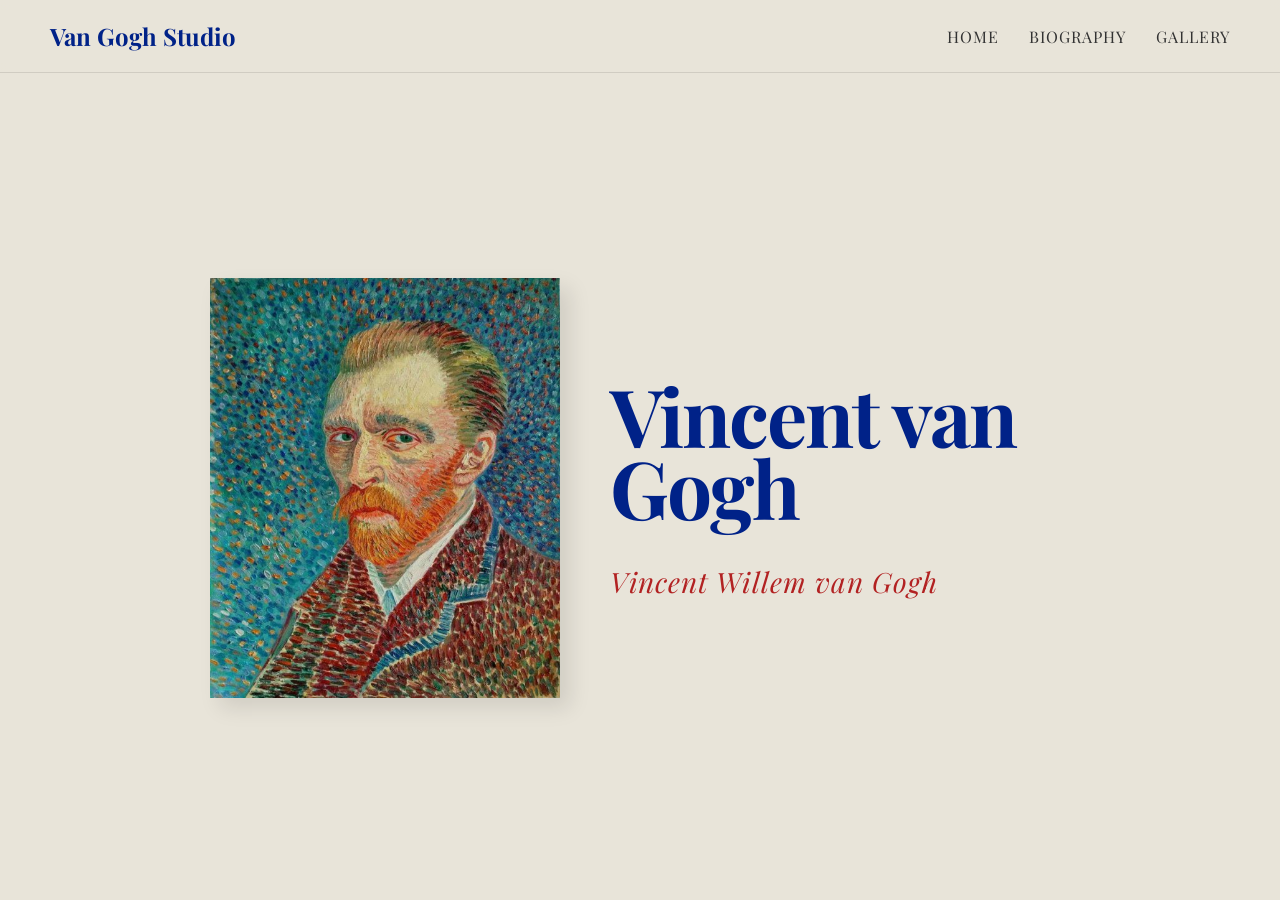
<file: index.html>
<!DOCTYPE html>
<html lang="th">
<head>
    <meta charset="UTF-8">
    <meta name="viewport" content="width=device-width, initial-scale=1.0">
    <title>Vincent Van Gogh Profile</title>
    <link rel="stylesheet" href="style.css">
    <link href="https://fonts.googleapis.com/css2?family=Playfair+Display:ital,wght@0,700;1,400&display=swap" rel="stylesheet">
</head>
<body>

    <nav class="navbar">
        <div class="nav-logo">Van Gogh Studio</div>
        <ul class="nav-links">
            <li><a href="index.html">Home</a></li>
            <li><a href="bio.html">Biography</a></li>
            <li><a href="gallery.html">Gallery</a></li>
        </ul>
    </nav>

    <div class="profile-card">
        <div class="image-container">
            <img src="img/van.jpg" alt="Vincent Van Gogh">
        </div>
        
        <div class="text-container">
            <h1 class="name">Vincent van Gogh</h1>
            <p class="tagline">Vincent Willem van Gogh</p>
        </div>
    </div>

</body>
</html>
</file>
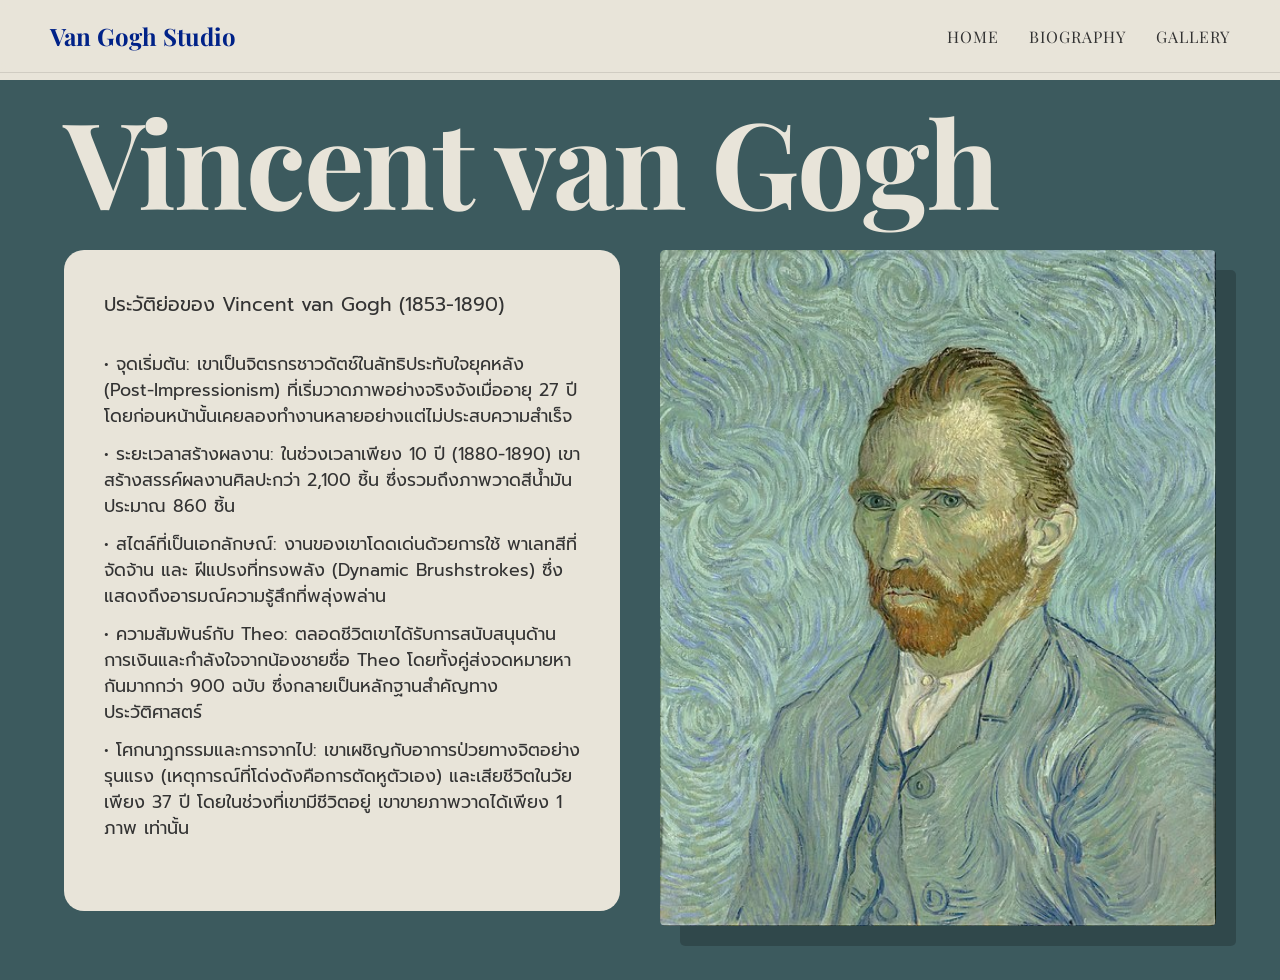
<file: bio.html>
<!DOCTYPE html>
<html lang="th">
<head>
    <meta charset="UTF-8">
    <meta name="viewport" content="width=device-width, initial-scale=1.0">
    <title>Who is Van Gogh?</title>
    <link rel="stylesheet" href="style.css">
    <link href="https://fonts.googleapis.com/css2?family=Playfair+Display:wght@700&family=Prompt:wght@300;400&display=swap" rel="stylesheet">
</head>
<body>

    <nav class="navbar">
        <div class="nav-logo">Van Gogh Studio</div>
        <ul class="nav-links">
            <li><a href="index.html">Home</a></li>
            <li><a href="bio.html">Biography</a></li>
            <li><a href="gallery.html">Gallery</a></li>
        </ul>
    </nav>

    <section class="about-section">
        <div class="about-content">
            <h1 class="about-title">Vincent van Gogh</h1>
            
            <div class="info-layout">
                <div class="info-box">
                    <p class="description">
                        ประวัติย่อของ Vincent van Gogh (1853-1890)
                    </p>
                    <ul class="stats-list">
                        <li>• จุดเริ่มต้น: เขาเป็นจิตรกรชาวดัตช์ในลัทธิประทับใจยุคหลัง (Post-Impressionism) 
                            ที่เริ่มวาดภาพอย่างจริงจังเมื่ออายุ 27 ปี โดยก่อนหน้านั้นเคยลองทำงานหลายอย่างแต่ไม่ประสบความสำเร็จ</li>
                        <li>• ระยะเวลาสร้างผลงาน: ในช่วงเวลาเพียง 10 ปี (1880-1890) 
                            เขาสร้างสรรค์ผลงานศิลปะกว่า 2,100 ชิ้น ซึ่งรวมถึงภาพวาดสีน้ำมันประมาณ 860 ชิ้น</li>
                        <li>• สไตล์ที่เป็นเอกลักษณ์: งานของเขาโดดเด่นด้วยการใช้ พาเลทสีที่จัดจ้าน และ ฝีแปรงที่ทรงพลัง 
                            (Dynamic Brushstrokes) ซึ่งแสดงถึงอารมณ์ความรู้สึกที่พลุ่งพล่าน</li>
                        <li>• ความสัมพันธ์กับ Theo: ตลอดชีวิตเขาได้รับการสนับสนุนด้านการเงินและกำลังใจจากน้องชายชื่อ Theo 
                            โดยทั้งคู่ส่งจดหมายหากันมากกว่า 900 ฉบับ ซึ่งกลายเป็นหลักฐานสำคัญทางประวัติศาสตร์</li>
                        <li>• โศกนาฏกรรมและการจากไป: เขาเผชิญกับอาการป่วยทางจิตอย่างรุนแรง (เหตุการณ์ที่โด่งดังคือการตัดหูตัวเอง) 
                            และเสียชีวิตในวัยเพียง 37 ปี โดยในช่วงที่เขามีชีวิตอยู่ เขาขายภาพวาดได้เพียง 1 ภาพ เท่านั้น</li>
                    </ul>
                </div>

                <div class="featured-image">
                    <img src="img/Vincent.jpg">
                </div>
            </div>
        </div>
    </section>

</body>
</html>
</file>
<file: style.css>
* {
    margin: 0;
    padding: 0;
    box-sizing: border-box;
}

body {
    background-color: #E8E4D9; 
    display: flex;
    justify-content: center;
    align-items: center;
    min-height: 100vh;
    font-family: 'Playfair Display', serif;
}

.navbar {
    position: fixed; 
    top: 0;
    left: 0;
    width: 100%;
    display: flex;
    justify-content: space-between;
    align-items: center;
    padding: 20px 50px;
    background-color: rgba(232, 228, 217, 0.9); 
    backdrop-filter: blur(5px); 
    z-index: 1000; 
    border-bottom: 1px solid rgba(0, 0, 0, 0.1);
}

.nav-logo {
    font-family: 'Playfair Display', serif;
    font-weight: 700;
    font-size: 24px;
    color: #002288;
}

.nav-links {
    list-style: none;
    display: flex;
    gap: 30px;
}

.nav-links a {
    text-decoration: none;
    color: #333;
    font-weight: 400;
    font-size: 16px;
    transition: color 0.3s;
    text-transform: uppercase;
    letter-spacing: 1px;
}

.nav-links a:hover {
    color: #B22222; 
}

body {
    padding-top: 80px; 
}

.profile-card {
    display: flex;
    align-items: center;
    gap: 50px; 
    max-width: 900px;
    padding: 20px;
}

.image-container img {
    width: 350px; /* ปรับขนาดรูปตามต้องการ */
    height: auto;
    box-shadow: 10px 10px 20px rgba(0,0,0,0.1); /* เพิ่มเงาให้นุ่มนวล */
}

.text-container {
    color: #002288; /* สีน้ำเงินเข้มตามต้นฉบับ */
}

.name {
    font-size: 80px;
    line-height: 0.9;
    font-weight: 700;
    margin-bottom: 40px;
    letter-spacing: -2px;
}

.tagline {
    color: #B22222; /* สีแดงเข้มสำหรับคำโปรย */
    font-size: 28px;
    font-style: italic;
    font-weight: 400;
    letter-spacing: 1px;
}

@media (max-width: 768px) {
    .profile-card {
        flex-direction: column;
        text-align: center;
    }
    .name {
        font-size: 50px;
    }
}
/* Gallery */
.main-title {
    font-family: 'Playfair Display', serif;
    font-size: clamp(40px, 8vw, 100px);
    color: #002288;
    text-align: center;
    margin-bottom: 60px;
}

.art-grid {
    position: relative;
    max-width: 1100px;
    margin: 0 auto;
    height: 700px; 
}

.art-item {
    position: absolute;
    background: white;
    padding: 10px;
    box-shadow: 5px 5px 15px rgba(0,0,0,0.1);
    transition: transform 0.3s ease, z-index 0s;
}

.art-item img {
    display: block;
    width: 100%;
    height: auto;
}

.art-item p {
    font-size: 14px;
    margin-top: 8px;
    color: #333;
}

.art-item:hover {
    transform: scale(1.05);
    z-index: 10;
}

.item-1 {  width: 500px; top: 0; left: -250px ; }
.item-2 { width: 300px; top: 320px; left: -50px; }
.item-3 { width: 300px; top: 30px; left: 320px; }
.item-4 { width: 500px; top: 460px; right: -100px; }
.item-5 { width: 300px; top: 10px; right: -280px; }

.deco-dot {
    position: absolute;
    width: 40px;
    height: 40px;
    background-image: radial-gradient(#ff4d4d 20%, transparent 20%);
    background-size: 20px 20px; /* สร้างลายจุด 4 จุด */
}

.dot-top { top: 20px; left: 20%; }
.dot-bottom { bottom: 20px; right: 5%; }

@media (max-width: 768px) {
    .art-grid {
        display: flex;
        flex-direction: column;
        height: auto;
        gap: 20px;
    }
    .art-item {
        position: relative;
        width: 100% !important;
        top: 0 !important;
        left: 0 !important;
        right: 0 !important;
    }
}
/* ส่วนของหน้า About */
.about-section {
    position: relative;
    padding: 20px 5% 50px; 
    background-color: #3C5A5E;
    min-height: 100vh;
    display: flex;
    justify-content: center;
}

.about-content {
    max-width: 1200px;
    width: 100%;
}

.about-title {
    font-family: 'Playfair Display', serif;
    font-size: clamp(50px, 10vw, 120px);
    color: #E8E4D9;
    line-height: 1;
    margin-top: 0;    
    margin-bottom: 30px; 
    letter-spacing: -2px;
}

.info-layout {
    display: grid;
    grid-template-columns: 1fr 1fr; 
    gap: 40px;
    align-items: start;
}

/* กล่องข้อความ */
.info-box {
    background-color: #E8E4D9;
    padding: 40px;
    border-radius: 20px;
    color: #333;
    font-family: 'Prompt', sans-serif;
}

.description {
    font-size: 1.2rem;
    line-height: 1.6;
    margin-bottom: 30px;
    font-weight: 400;
}

.stats-list {
    list-style: none;
    margin-bottom: 30px;
}

.stats-list li {
    margin-bottom: 12px;
    font-size: 1.1rem;
}

.quote {
    color: #B22222;
    font-style: italic;
    font-weight: bold;
    text-align: center;
    border-top: 1px solid #ccc;
    padding-top: 20px;
}

/* รูปภาพฝั่งขวา */
.featured-image img {
    width: 100%;
    height: auto;
    border-radius: 5px;
    box-shadow: 20px 20px 0px rgba(0,0,0,0.2); /* เงาแบบแข็งเพิ่มมิติ */
}

@media (max-width: 900px) {
    .info-layout {
        grid-template-columns: 1fr; /* เปลี่ยนเป็นแถวเดียว */
    }
    .about-title {
        font-size: 60px;
    }
}
</file>
